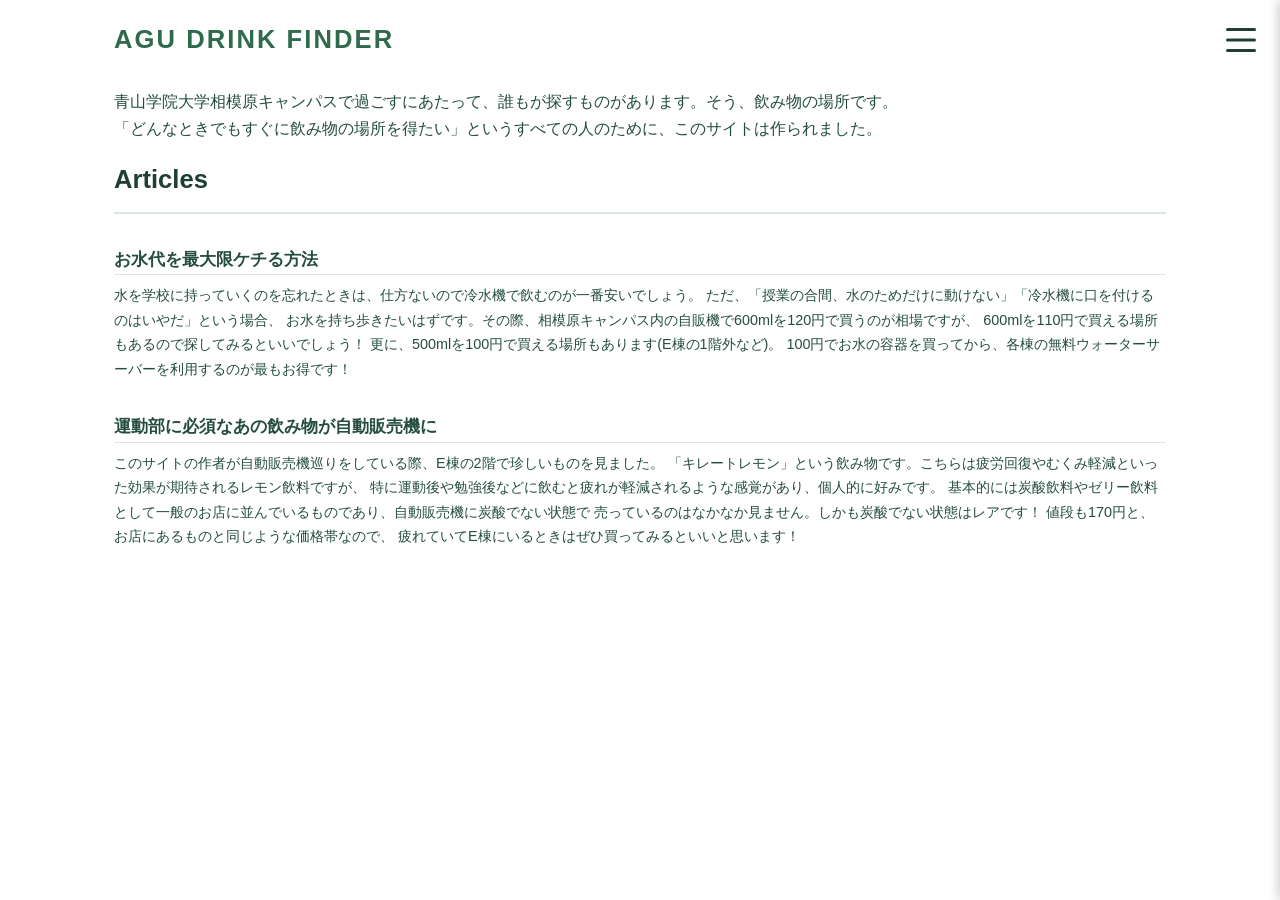
<file: index.html>
<doctipe html>
    <html>
        <head>
            <meta charset="UTF-8">
            <meta name="viewport" content="width=device-width, initial-scale=1.0">
            <title>AGU Drink Finder</title>
            <link rel="stylesheet" href="style.css">
        </head>
        <body>

            <header>
            <h1>AGU Drink Finder</h1>
            <button id="hamburger" class="hamburger">
                <span></span>
                <span></span>
                <span></span>
            </button>
            <div id="side-menu" class="side-menu">
            <h2>MENU</h2>
                <nav>
                    <ul>
                        <li><a href="coolers.html">冷水器の場所</a></li>
                        <li><a href="vending.html">自動販売機検索ページ</a></li>
                    </ul>
                </nav>
            </div>
            </header>

            <main>
            <p>青山学院大学相模原キャンパスで過ごすにあたって、誰もが探すものがあります。そう、飲み物の場所です。<br>
                「どんなときでもすぐに飲み物の場所を得たい」というすべての人のために、このサイトは作られました。</p>
            
            <section class="recommendations">
            <h2>Articles</h2>
                <article>
                    <h3>お水代を最大限ケチる方法</h3>
                    <p>水を学校に持っていくのを忘れたときは、仕方ないので冷水機で飲むのが一番安いでしょう。
                        ただ、「授業の合間、水のためだけに動けない」「冷水機に口を付けるのはいやだ」という場合、
                        お水を持ち歩きたいはずです。その際、相模原キャンパス内の自販機で600mlを120円で買うのが相場ですが、
                        600mlを110円で買える場所もあるので探してみるといいでしょう！
                        更に、500mlを100円で買える場所もあります(E棟の1階外など)。
                        100円でお水の容器を買ってから、各棟の無料ウォーターサーバーを利用するのが最もお得です！
                    </p>
                </article>
                <article>
                    <h3>運動部に必須なあの飲み物が自動販売機に</h3>
                    <p>このサイトの作者が自動販売機巡りをしている際、E棟の2階で珍しいものを見ました。
                        「キレートレモン」という飲み物です。こちらは疲労回復やむくみ軽減といった効果が期待されるレモン飲料ですが、
                        特に運動後や勉強後などに飲むと疲れが軽減されるような感覚があり、個人的に好みです。
                        基本的には炭酸飲料やゼリー飲料として一般のお店に並んでいるものであり、自動販売機に炭酸でない状態で
                        売っているのはなかなか見ません。しかも炭酸でない状態はレアです！
                        値段も170円と、お店にあるものと同じような価格帯なので、
                        疲れていてE棟にいるときはぜひ買ってみるといいと思います！
                    </p>
                </article>
            </section>


            </main>

        <script src="script.js"></script>

        </body>
    </html>
</doctipe>
</file>
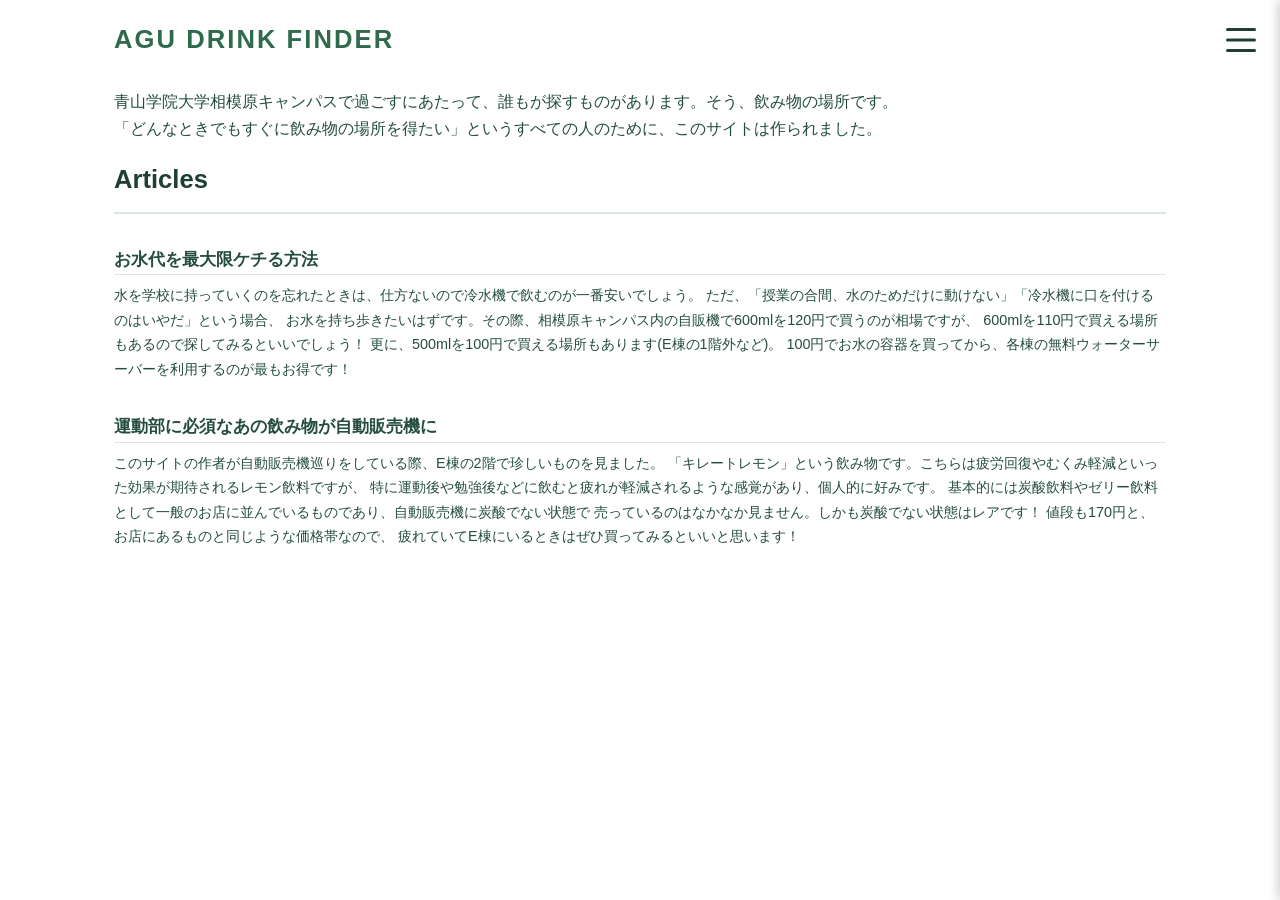
<file: frontend/index.html>
<doctipe html>
    <html>
        <head>
            <meta charset="UTF-8">
            <title>AGU Drink Finder</title>
            <link rel="stylesheet" href="style.css">
        </head>
        <body>

            <header>
            <h1>AGU Drink Finder</h1>
            <button id="hamburger" class="hamburger">
                <span></span>
                <span></span>
                <span></span>
            </button>
            <div id="side-menu" class="side-menu">
            <h2>MENU</h2>
                <nav>
                    <ul>
                        <li><a href="coolers.html">冷水器の場所</a></li>
                        <li><a href="vending.html">自動販売機検索ページ</a></li>
                    </ul>
                </nav>
            </div>
            </header>

            <main>
            <p>青山学院大学相模原キャンパスで過ごすにあたって、誰もが探すものがあります。そう、飲み物の場所です。<br>
                「どんなときでもすぐに飲み物の場所を得たい」というすべての人のために、このサイトは作られました。</p>
            
            <section class="recommendations">
            <h2>Articles</h2>
                <article>
                    <h3>お水代を最大限ケチる方法</h3>
                    <p>水を学校に持っていくのを忘れたときは、仕方ないので冷水機で飲むのが一番安いでしょう。
                        ただ、「授業の合間、水のためだけに動けない」「冷水機に口を付けるのはいやだ」という場合、
                        お水を持ち歩きたいはずです。その際、相模原キャンパス内の自販機で600mlを120円で買うのが相場ですが、
                        600mlを110円で買える場所もあるので探してみるといいでしょう！
                        更に、500mlを100円で買える場所もあります(E棟の1階外など)。
                        100円でお水の容器を買ってから、各棟の無料ウォーターサーバーを利用するのが最もお得です！
                    </p>
                </article>
                <article>
                    <h3>運動部に必須なあの飲み物が自動販売機に</h3>
                    <p>このサイトの作者が自動販売機巡りをしている際、E棟の2階で珍しいものを見ました。
                        「キレートレモン」という飲み物です。こちらは疲労回復やむくみ軽減といった効果が期待されるレモン飲料ですが、
                        特に運動後や勉強後などに飲むと疲れが軽減されるような感覚があり、個人的に好みです。
                        基本的には炭酸飲料やゼリー飲料として一般のお店に並んでいるものであり、自動販売機に炭酸でない状態で
                        売っているのはなかなか見ません。しかも炭酸でない状態はレアです！
                        値段も170円と、お店にあるものと同じような価格帯なので、
                        疲れていてE棟にいるときはぜひ買ってみるといいと思います！
                    </p>
                </article>
            </section>


            </main>

        <script src="script.js"></script>

        </body>
    </html>
</doctipe>
</file>
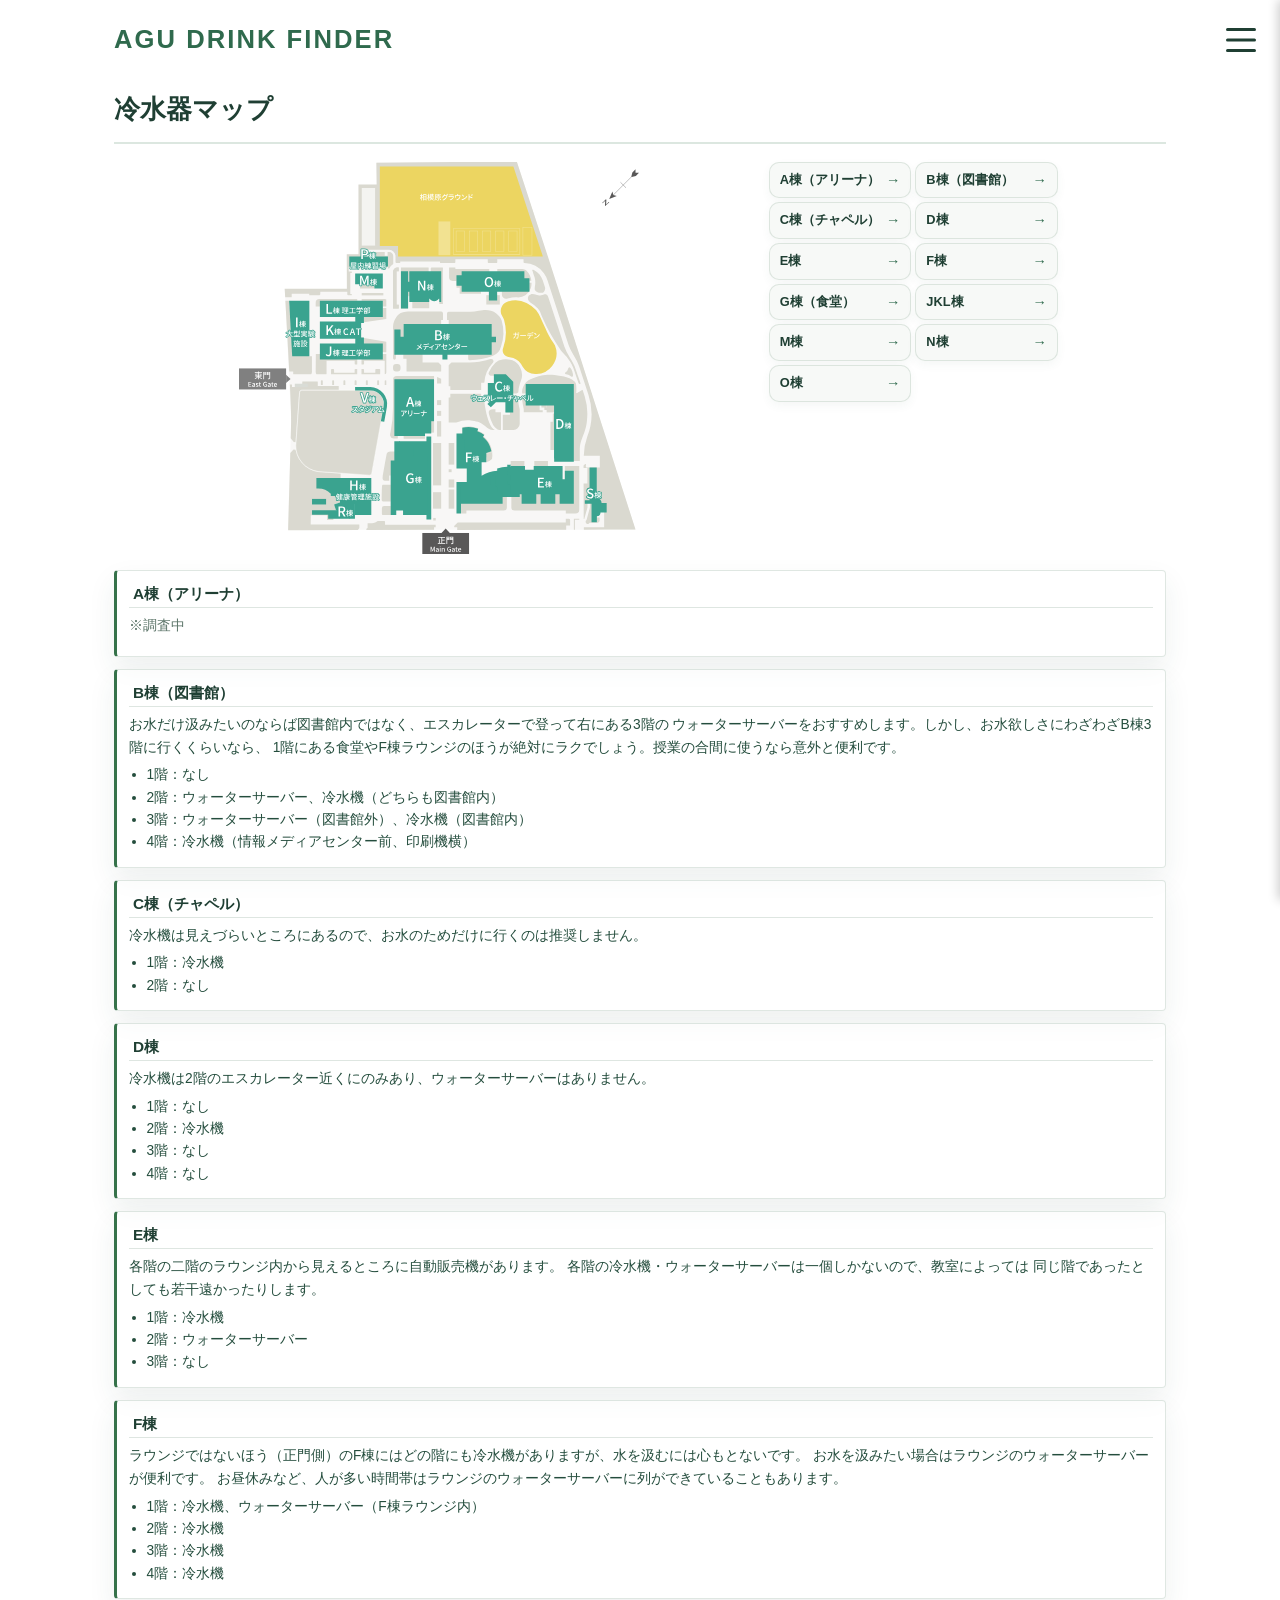
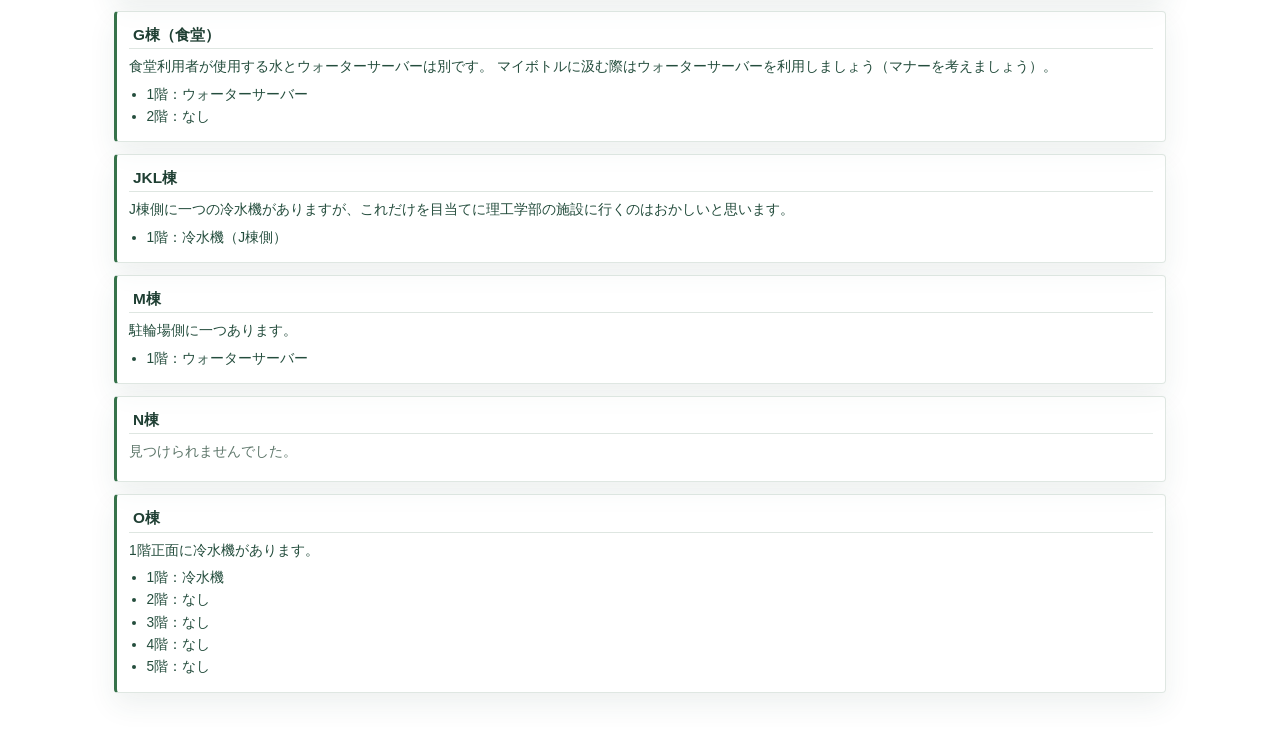
<file: coolers.html>
<doctype html>
    <html lang="ja">
        <head>
            <meta charset="UTF-8">
            <meta name="viewport" content="width=device-width, initial-scale=1.0">
            <title>AGU Drink Finder - 冷水器の場所</title>
            <link rel="stylesheet" href="style.css">
        </head>
        <body>

            <header>
            <h1>AGU Drink Finder</h1>
            <button id="hamburger" class="hamburger">
                <span></span>
                <span></span>
                <span></span>
            </button>
            <div id="side-menu" class="side-menu">
            <h2>MENU</h2>
                <nav>
                    <ul>
                        <li><a href="index.html">トップページ</a></li>
                        <li><a href="vending.html">自動販売機検索ページ</a></li>
                    </ul>
                </nav>
            </div>
            </header>

            <main>
            <h2>冷水器マップ</h2>
            <div class="map-and-nav-container">
            <img class="sagamihara-map" src="images/sagamihara_map.svg" alt="相模原マップ">
            
            <nav aria-label="棟を選択">
                <ul>
                    <li><a href="#building-a">A棟（アリーナ）</a></li>
                    <li><a href="#building-b">B棟（図書館）</a></li>
                    <li><a href="#building-c">C棟（チャペル）</a></li>
                    <li><a href="#building-d">D棟</a></li>
                    <li><a href="#building-e">E棟</a></li>
                    <li><a href="#building-f">F棟</a></li>
                    <li><a href="#building-g">G棟（食堂）</a></li>
                    <li><a href="#building-j">JKL棟</a></li>
                    <li><a href="#building-m">M棟</a></li>
                    <li><a href="#building-n">N棟</a></li>
                    <li><a href="#building-o">O棟</a></li>
                </ul>
            </nav>
        </div>
            <section class="location-card">
            <h3 id="building-a">A棟（アリーナ）</h3>
                <p class="status-note">※調査中</p>
            </section>

            <section class="location-card">
            <h3 id="building-b">B棟（図書館）</h3>
            <p>お水だけ汲みたいのならば図書館内ではなく、エスカレーターで登って右にある3階の
                ウォーターサーバーをおすすめします。しかし、お水欲しさにわざわざB棟3階に行くくらいなら、
                1階にある食堂やF棟ラウンジのほうが絶対にラクでしょう。授業の合間に使うなら意外と便利です。</p>
                <ul>
                  <li>1階：なし</li>
                  <li>2階：ウォーターサーバー、冷水機（どちらも図書館内）</li>
                  <li>3階：ウォーターサーバー（図書館外）、冷水機（図書館内）</li>
                  <li>4階：冷水機（情報メディアセンター前、印刷機横）</li>
                </ul>
            </section>

            <section class="location-card">
            <h3 id="building-c">C棟（チャペル）</h3>
                <p>冷水機は見えづらいところにあるので、お水のためだけに行くのは推奨しません。
                </p>
                 <ul>
                  <li>1階：冷水機</li>
                  <li>2階：なし</li>
                </ul>
            </section>

            <section class="location-card">
            <h3 id="building-d">D棟</h3>
                <p>冷水機は2階のエスカレーター近くにのみあり、ウォーターサーバーはありません。
                </p>
                <ul>
                  <li>1階：なし</li>
                  <li>2階：冷水機</li>
                  <li>3階：なし</li>
                  <li>4階：なし</li>
                </ul>
            </section>

            <section class="location-card">
            <h3 id="building-e">E棟</h3>
                <p>各階の二階のラウンジ内から見えるところに自動販売機があります。
                    各階の冷水機・ウォーターサーバーは一個しかないので、教室によっては
                    同じ階であったとしても若干遠かったりします。
                </p>
                 <ul>
                  <li>1階：冷水機</li>
                  <li>2階：ウォーターサーバー</li>
                  <li>3階：なし</li>
                </ul>
            </section>

            <section class="location-card">
            <h3 id="building-f">F棟</h3>
            <p>ラウンジではないほう（正門側）のF棟にはどの階にも冷水機がありますが、水を汲むには心もとないです。
                お水を汲みたい場合はラウンジのウォーターサーバーが便利です。
                お昼休みなど、人が多い時間帯はラウンジのウォーターサーバーに列ができていることもあります。</p>
                <ul>
                  <li>1階：冷水機、ウォーターサーバー（F棟ラウンジ内）</li>
                  <li>2階：冷水機</li>
                  <li>3階：冷水機</li>
                  <li>4階：冷水機</li>
                </ul>
            </section>

            <section class="location-card">
            <h3 id="building-g">G棟（食堂）</h3>
                <p>食堂利用者が使用する水とウォーターサーバーは別です。
                    マイボトルに汲む際はウォーターサーバーを利用しましょう（マナーを考えましょう）。
                </p>
                    <ul>
                        <li>1階：ウォーターサーバー</li>
                        <li>2階：なし</li>
                    </ul>
            </section>

            <section class="location-card">
            <h3 id="building-j">JKL棟</h3>
                <p>J棟側に一つの冷水機がありますが、これだけを目当てに理工学部の施設に行くのはおかしいと思います。</p>
                    <ul>
                        <li>1階：冷水機（J棟側）</li>
                    </ul>
            </section>

            <section class="location-card">
            <h3 id="building-m">M棟</h3>
                <p>駐輪場側に一つあります。</p>
                    <ul>
                        <li>1階：ウォーターサーバー</li>
                    </ul>
            </section>

            <section class="location-card">
            <h3 id="building-n">N棟</h3>
                <p class="status-note">見つけられませんでした。</p>
            </section>

            <section class="location-card">
            <h3 id="building-o">O棟</h3>
                <p>1階正面に冷水機があります。</p>
                <ul>
                  <li>1階：冷水機</li>
                  <li>2階：なし</li>
                  <li>3階：なし</li>
                  <li>4階：なし</li>
                  <li>5階：なし</li>
                </ul>
            </section>

            </main>

        <script src="script.js"></script>
        </body>
    </html>
</doctype>
</file>
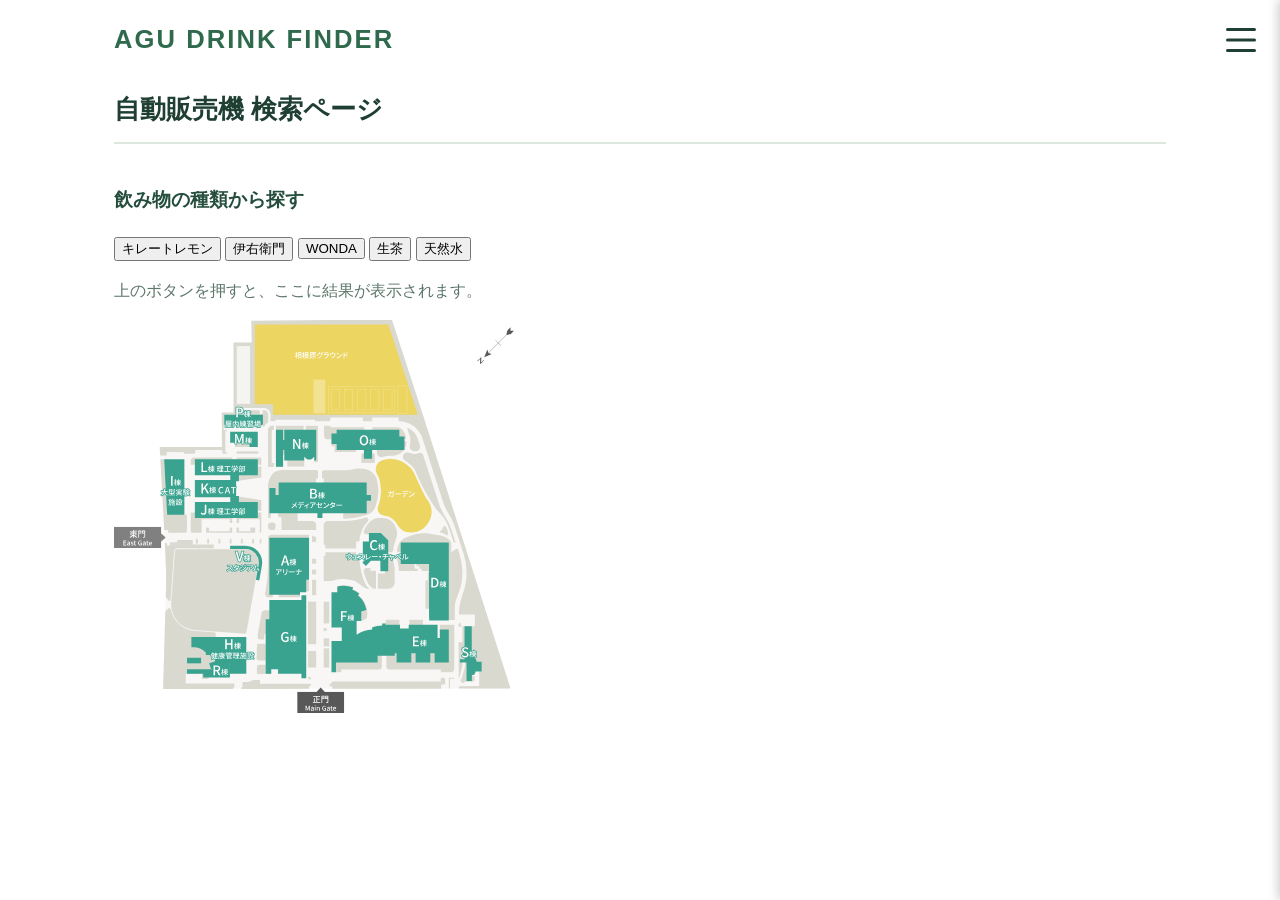
<file: vending.html>
<doctype html>
    <html>
        <head>
            <meta charset="UTF-8">
            <meta name="viewport" content="width=device-width, initial-scale=1.0">
            <title>AGU Drink Finder</title>
            <link rel="stylesheet" href="style.css">
        </head>
        <body>

            <header>
            <h1>AGU Drink Finder</h1>
            <button id="hamburger" class="hamburger">
                <span></span>
                <span></span>
                <span></span>
            </button>
            <div id="side-menu" class="side-menu">
            <h2>MENU</h2>
                <nav>
                    <ul>
                        <li><a href="index.html">トップページ</a></li>
                        <li><a href="coolers.html">冷水機の場所</a></li>
                    </ul>
                </nav>
            </div>
            </header>

            <main>
            <h2>自動販売機 検索ページ</h2>

            <section class="search-section" style="margin-top: 40px;">

                <h3>飲み物の種類から探す</h3>
                <div class="name-buttons">
                    <button class="name-btn" data-name="キレートレモン">キレートレモン</button>
                    <button class="name-btn" data-name="伊右衛門">伊右衛門</button>
                    <button class="name-btn" data-name="WONDA">WONDA</button>
                    <button class="name-btn" data-name="生茶">生茶</button>
                    <button class="name-btn" data-name="天然水">天然水</button>
                </div>

                <div id="search-results">

                    <p style="color: var(--muted);">上のボタンを押すと、ここに結果が表示されます。</p>
                </div>
            </section>

            <img class="sagamihara-map" src="images/sagamihara_map.svg" alt="相模原マップ">
        </main>

        <script src="script.js"></script>

        </body>
    </html>
    </doctype>
</file>
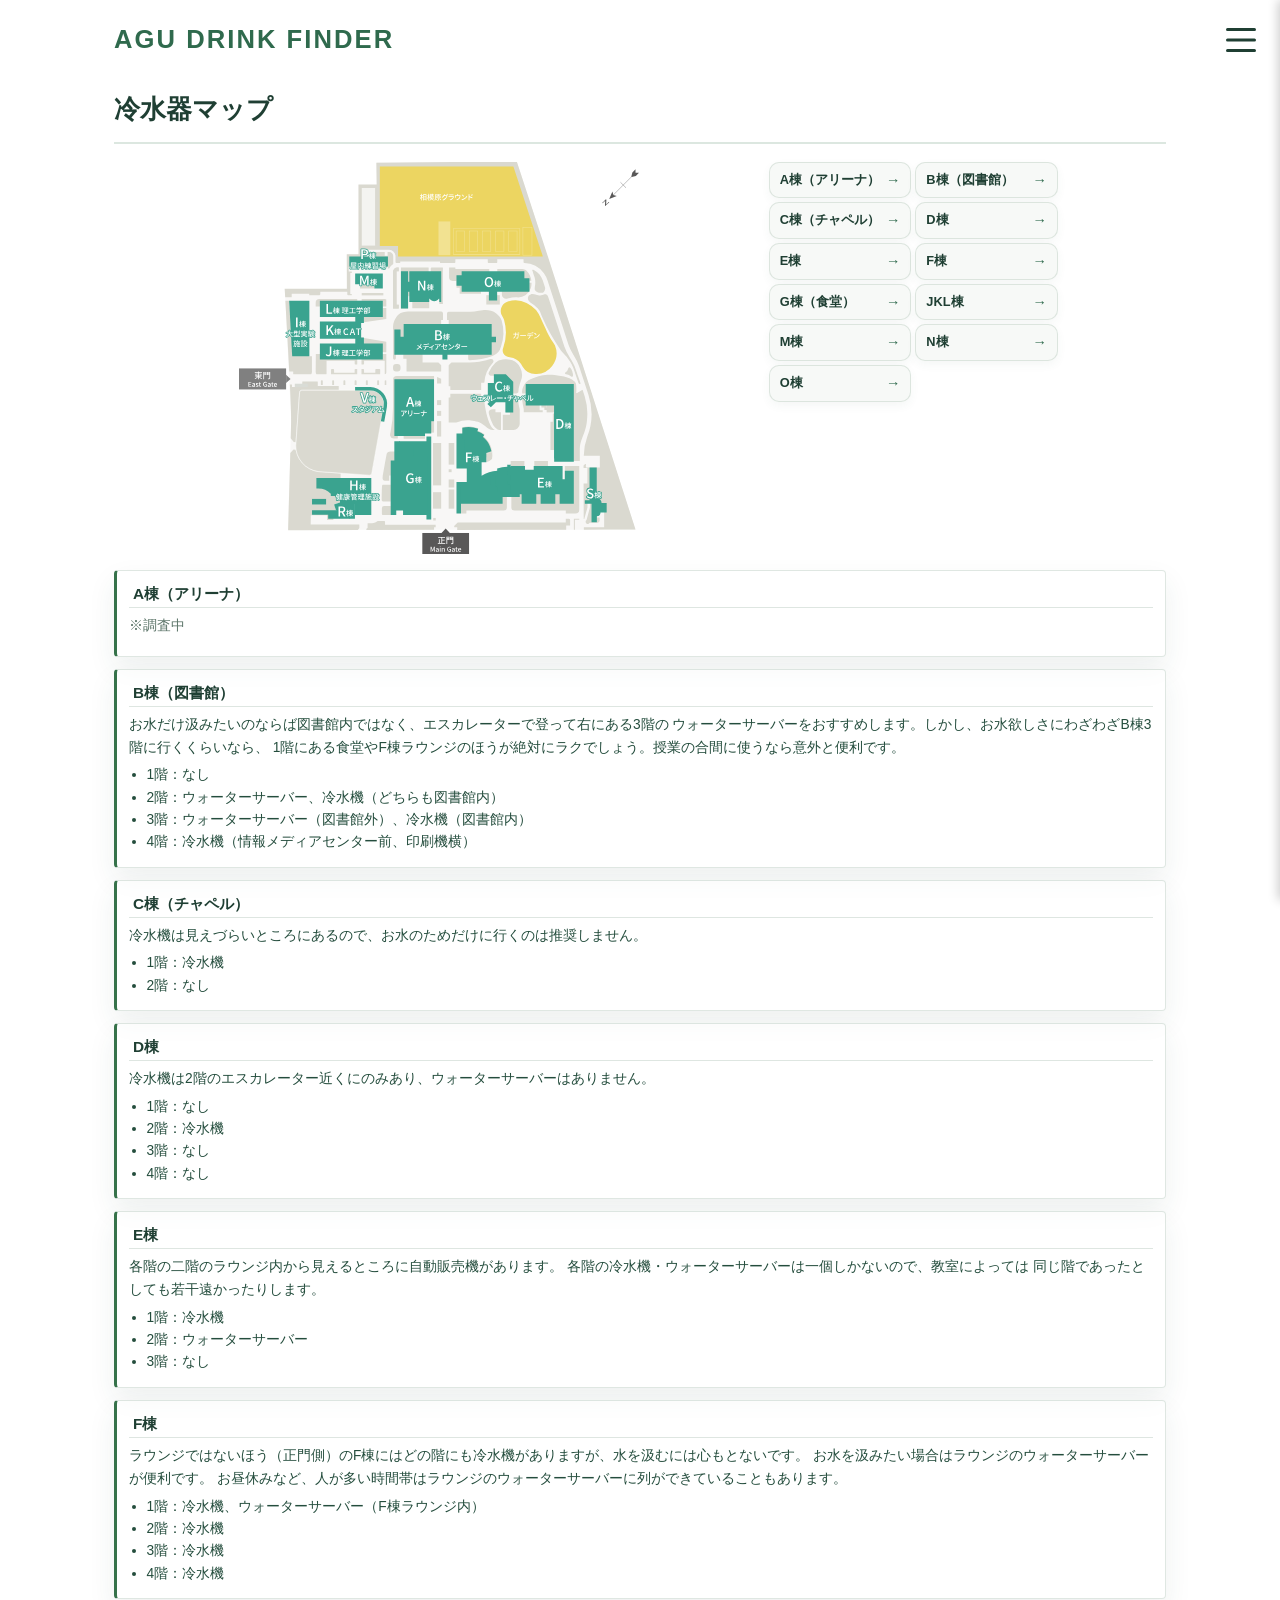
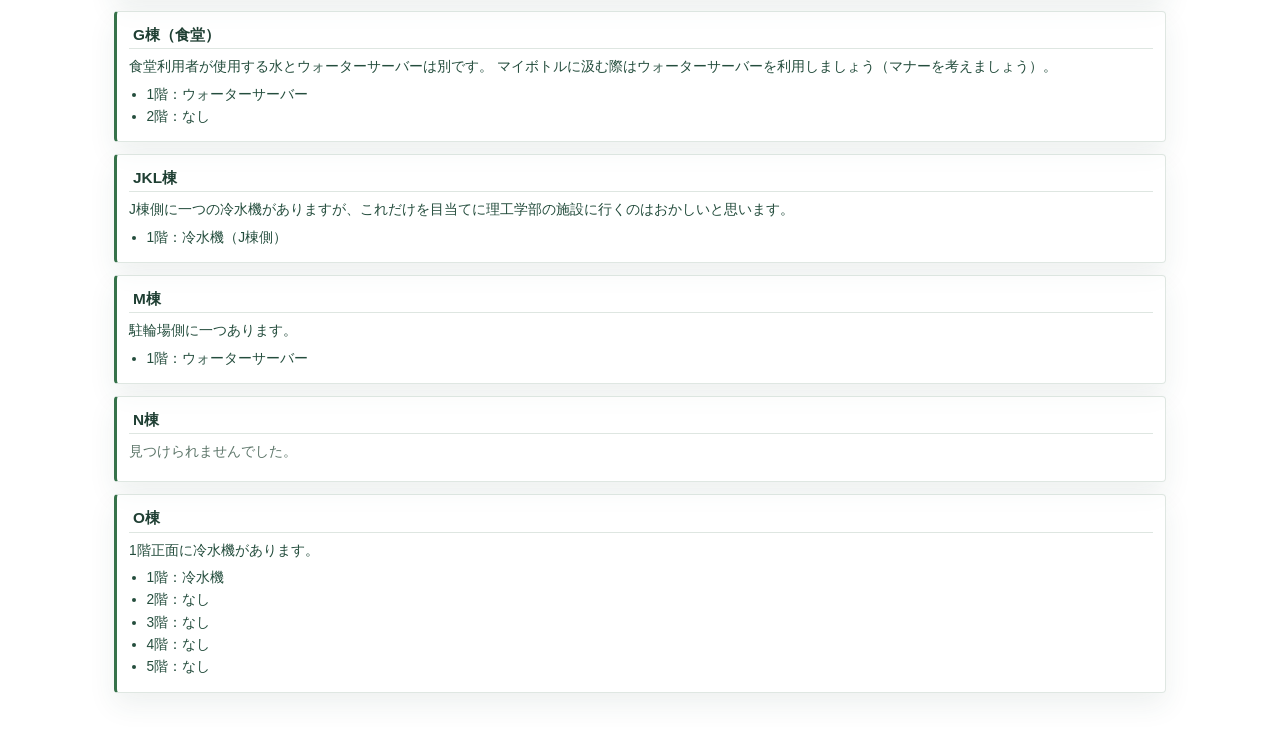
<file: frontend/coolers.html>
<doctype html>
    <html lang="ja">
        <head>
            <meta charset="UTF-8">
            <title>AGU Drink Finder - 冷水器の場所</title>
            <link rel="stylesheet" href="style.css">
        </head>
        <body>

            <header>
            <h1>AGU Drink Finder</h1>
            <button id="hamburger" class="hamburger">
                <span></span>
                <span></span>
                <span></span>
            </button>
            <div id="side-menu" class="side-menu">
            <h2>MENU</h2>
                <nav>
                    <ul>
                        <li><a href="index.html">トップページ</a></li>
                        <li><a href="vending.html">自動販売機の場所</a></li>
                    </ul>
                </nav>
            </div>
            </header>

            <main>
            <h2>冷水器マップ</h2>
            <div class="map-and-nav-container">
            <img class="sagamihara-map" src="images/sagamihara_map.svg" alt="相模原マップ">
            
            <nav aria-label="棟を選択">
                <ul>
                    <li><a href="#building-a">A棟（アリーナ）</a></li>
                    <li><a href="#building-b">B棟（図書館）</a></li>
                    <li><a href="#building-c">C棟（チャペル）</a></li>
                    <li><a href="#building-d">D棟</a></li>
                    <li><a href="#building-e">E棟</a></li>
                    <li><a href="#building-f">F棟</a></li>
                    <li><a href="#building-g">G棟（食堂）</a></li>
                    <li><a href="#building-j">JKL棟</a></li>
                    <li><a href="#building-m">M棟</a></li>
                    <li><a href="#building-n">N棟</a></li>
                    <li><a href="#building-o">O棟</a></li>
                </ul>
            </nav>
        </div>
            <section class="location-card">
            <h3 id="building-a">A棟（アリーナ）</h3>
                <p class="status-note">※調査中</p>
            </section>

            <section class="location-card">
            <h3 id="building-b">B棟（図書館）</h3>
            <p>お水だけ汲みたいのならば図書館内ではなく、エスカレーターで登って右にある3階の
                ウォーターサーバーをおすすめします。しかし、お水欲しさにわざわざB棟3階に行くくらいなら、
                1階にある食堂やF棟ラウンジのほうが絶対にラクでしょう。授業の合間に使うなら意外と便利です。</p>
                <ul>
                  <li>1階：なし</li>
                  <li>2階：ウォーターサーバー、冷水機（どちらも図書館内）</li>
                  <li>3階：ウォーターサーバー（図書館外）、冷水機（図書館内）</li>
                  <li>4階：冷水機（情報メディアセンター前、印刷機横）</li>
                </ul>
            </section>

            <section class="location-card">
            <h3 id="building-c">C棟（チャペル）</h3>
                <p>冷水機は見えづらいところにあるので、お水のためだけに行くのは推奨しません。
                </p>
                 <ul>
                  <li>1階：冷水機</li>
                  <li>2階：なし</li>
                </ul>
            </section>

            <section class="location-card">
            <h3 id="building-d">D棟</h3>
                <p>冷水機は2階のエスカレーター近くにのみあり、ウォーターサーバーはありません。
                </p>
                <ul>
                  <li>1階：なし</li>
                  <li>2階：冷水機</li>
                  <li>3階：なし</li>
                  <li>4階：なし</li>
                </ul>
            </section>

            <section class="location-card">
            <h3 id="building-e">E棟</h3>
                <p>各階の二階のラウンジ内から見えるところに自動販売機があります。
                    各階の冷水機・ウォーターサーバーは一個しかないので、教室によっては
                    同じ階であったとしても若干遠かったりします。
                </p>
                 <ul>
                  <li>1階：冷水機</li>
                  <li>2階：ウォーターサーバー</li>
                  <li>3階：なし</li>
                </ul>
            </section>

            <section class="location-card">
            <h3 id="building-f">F棟</h3>
            <p>ラウンジではないほう（正門側）のF棟にはどの階にも冷水機がありますが、水を汲むには心もとないです。
                お水を汲みたい場合はラウンジのウォーターサーバーが便利です。
                お昼休みなど、人が多い時間帯はラウンジのウォーターサーバーに列ができていることもあります。</p>
                <ul>
                  <li>1階：冷水機、ウォーターサーバー（F棟ラウンジ内）</li>
                  <li>2階：冷水機</li>
                  <li>3階：冷水機</li>
                  <li>4階：冷水機</li>
                </ul>
            </section>

            <section class="location-card">
            <h3 id="building-g">G棟（食堂）</h3>
                <p>食堂利用者が使用する水とウォーターサーバーは別です。
                    マイボトルに汲む際はウォーターサーバーを利用しましょう（マナーを考えましょう）。
                </p>
                    <ul>
                        <li>1階：ウォーターサーバー</li>
                        <li>2階：なし</li>
                    </ul>
            </section>

            <section class="location-card">
            <h3 id="building-j">JKL棟</h3>
                <p>J棟側に一つの冷水機がありますが、これだけを目当てに理工学部の施設に行くのはおかしいと思います。</p>
                    <ul>
                        <li>1階：冷水機（J棟側）</li>
                    </ul>
            </section>

            <section class="location-card">
            <h3 id="building-m">M棟</h3>
                <p>駐輪場側に一つあります。</p>
                    <ul>
                        <li>1階：ウォーターサーバー</li>
                    </ul>
            </section>

            <section class="location-card">
            <h3 id="building-n">N棟</h3>
                <p class="status-note">見つけられませんでした。</p>
            </section>

            <section class="location-card">
            <h3 id="building-o">O棟</h3>
                <p>1階正面に冷水機があります。</p>
                <ul>
                  <li>1階：冷水機</li>
                  <li>2階：なし</li>
                  <li>3階：なし</li>
                  <li>4階：なし</li>
                  <li>5階：なし</li>
                </ul>
            </section>

            </main>

        <script src="script.js"></script>
        </body>
    </html>
</doctype>
</file>
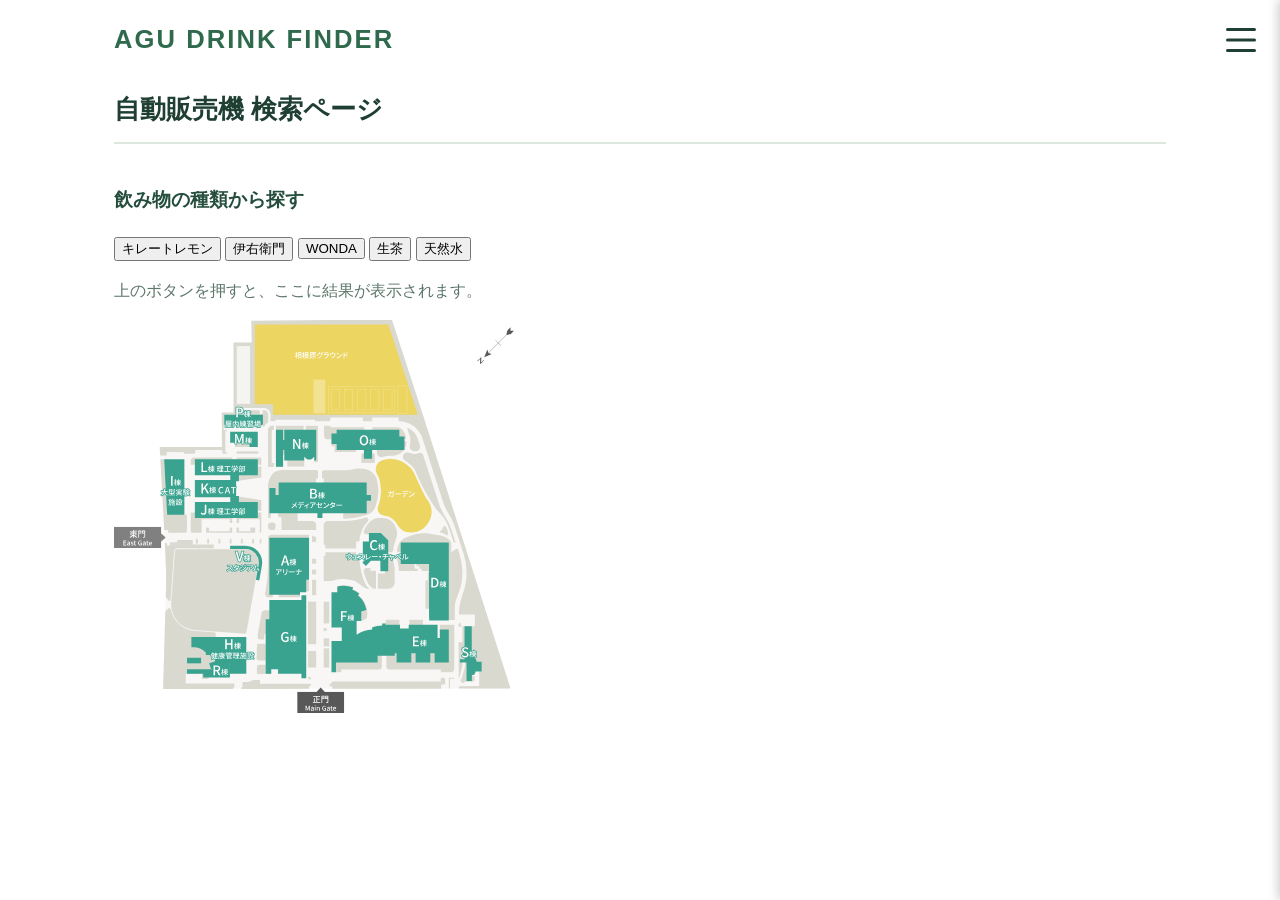
<file: frontend/vending.html>
<doctype html>
    <html>
        <head>
            <meta charset="UTF-8">
            <title>AGU Drink Finder</title>
            <link rel="stylesheet" href="style.css">
        </head>
        <body>

            <header>
            <h1>AGU Drink Finder</h1>
            <button id="hamburger" class="hamburger">
                <span></span>
                <span></span>
                <span></span>
            </button>
            <div id="side-menu" class="side-menu">
            <h2>MENU</h2>
                <nav>
                    <ul>
                        <li><a href="index.html">トップページ</a></li>
                        <li><a href="coolers.html">冷水機の場所</a></li>
                    </ul>
                </nav>
            </div>
            </header>

            <main>
            <h2>自動販売機 検索ページ</h2>

            <section class="search-section" style="margin-top: 40px;">

                <h3>飲み物の種類から探す</h3>
                <div class="name-buttons">
                    <button class="name-btn" data-name="キレートレモン">キレートレモン</button>
                    <button class="name-btn" data-name="伊右衛門">伊右衛門</button>
                    <button class="name-btn" data-name="WONDA">WONDA</button>
                    <button class="name-btn" data-name="生茶">生茶</button>
                    <button class="name-btn" data-name="天然水">天然水</button>
                </div>

                <div id="search-results">

                    <p style="color: var(--muted);">上のボタンを押すと、ここに結果が表示されます。</p>
                </div>
            </section>

            <img class="sagamihara-map" src="images/sagamihara_map.svg" alt="相模原マップ">
        </main>

        <script src="script.js"></script>

        </body>
    </html>
    </doctype>
</file>
<file: style.css>
*,*::before,*::after{
    box-sizing: border-box;
}

html {
    scroll-behavior: smooth;
    /*移動先がヘッダーで隠れないように、表示領域の上のほうに空間を作る*/
    scroll-padding-top: 108px;
}
/*ユーザーがアニメーションを減らす設定にしていた時用*/
@media(prefers-reduced-motion){
    html{
        scroll-behavior: auto;
    }
}

:root {
    --green-50: #f4fbf5;
    --green-100: #e6f6ea;
    --green-200: #d7f0db;
    --green-300: #c4e5c7;
    --green-500: #7eb58d;
    --green-700: #2f6a4d;
    --green-900: #1f3f33;
    --cream: #fffdf7;
    --text: #244d3d;
    --muted: #5d766a;
    --line: rgba(53,99,72,0.16);
    --shadow: 0 12px 28px rgba(43,82,59,0.08);
}

header {
    position:fixed;
    top:0;
    left:0;
    width:100%;
    z-index: 100;
    background-color:rgb(255, 255, 255);
}

header h1 {
    max-width: 1100px;
    margin: 0 auto;
    padding: 18px 24px;
    font-size: clamp(1.5rem, 2vw, 2.3rem);
    letter-spacing: 0.08em;
    text-transform: uppercase;
    color: var(--green-700);
    /*border: 2px solid red;とかで大枠確認しつつ理解した！*/
}

.hamburger {
    position: absolute;
    top: 50%;
    right: 24px;
    transform: translateY(-50%);
    width: 30px;
    height: 24px;
    background: transparent;
    border: none;
    cursor: pointer;
    z-index: 20;
    padding: 0;
}

.hamburger span {
    display: block;
    position: absolute;
    width: 100%;
    height: 3px;
    background-color: var(--green-900);
    border-radius: 2px;
    transition: all 0.2s ease;
}

.hamburger span:nth-child(1) {
    top: 0;
}
.hamburger span:nth-child(2) {
    top: 50%;
    transform: translateY(-50%);
}
.hamburger span:nth-child(3) {
    bottom: 0;
}
/*右上のメニューが開いたとき*/
.hamburger.is-active span:nth-child(1) {
    top: 50%;
    transform: translateY(-50%) rotate(45deg);
}
.hamburger.is-active span:nth-child(2) {
    opacity: 0;
}
.hamburger.is-active span:nth-child(3) {
    bottom: 50%;
    transform: translateY(50%) rotate(-45deg);
}

.side-menu {
    position: fixed;
    top: 0;
    right: 0;
    width: 250px;
    height: 100vh;
    background-color: ffffff;
    box-shadow: -2px 0 10px rgba(0,0,0,0.2);
    padding: 40px 20px 20px;
    z-index: 10;
    transform: translateX(100%);
    transition: transform 0.2s ease;
}
.side-menu.is-active {
    transform: translateX(0);
}

.side-menu h2 {
    font-size: 1.2rem;
    color: var(--green-900);
    border-bottom: 2px solid rgba(61,120,86,0.18);
    padding-bottom: 10px;
    margin-bottom: 15px;
}

.side-menu ul{
    list-style: none;
    padding: 0;
    margin: 0;
    display: flex;
    flex-direction: column;
    gap: 18px;
}

.side-menu a {
    display: block;
    text-decoration: none;
    color: var(--green-700);
    font-weight: bold;
    padding: 8px;
    /*メインのボタンデザインをリセットして点線が見えるようにする*/
    background: none;
    border: none;
    box-shadow: none;
    border-radius: 0;
}
.side-menu a::before,
.side-menu a::after {
    display: none;
}

main {
    max-width: 1100px;
    margin: 0 auto;
    padding: 0 24px 40px;
}

main h2 {
    margin: 0 0 18px;
    padding-bottom: 10px;
    font-size: clamp(1.5rem, 2vw, 2.2rem);
    border-bottom: 2px solid rgba(61,120,86,0.18);
    color: var(--green-900);
}

.map-and-nav-container{
    display:flex;
    align-items:flex-start;
    gap:20px;
    justify-content:center;
    margin: 16px 108px 16px 16px;
}

@media(max-width: 767px){
    .map-and-nav-container{
        flex-direction: column;
        align-items: left;
    }
}

body {
    margin: 0;
    padding-top:88px;
    font-family: "Segoe UI","Yu Gothic Medium","Hiragino Kaku Gothic ProN",sans-serif;
    color: var(--text);
    line-height: 1.7;
}

.sagamihara-map{
   width:70%;
   max-width:400px;
   margin:0 auto;
}

nav ul {
    list-style: none;
    margin: 0;
    padding: 0;
    display: grid;
    gap: 4px;
}

nav[aria-label="棟を選択"] ul {
    grid-template-columns: repeat(2, minmax(0, 1fr));
}

nav li a {
    display: flex;
    align-items: center;
    justify-content: space-between;
    gap: 6px;
    padding: 8px 10px;
    border: 1px solid rgba(68,117,82,0.15);
    border-radius: 10px;
    background: rgb(247, 249, 247);
    color: var(--green-900);
    text-decoration: none;
    font-size: 0.8rem;
    font-weight: 600;
    line-height: 1.3;
    transition: transform 0.2s ease, box-shadow 0.2s ease, border-color 0.2s ease;
    box-shadow: 0 4px 10px rgba(55,99,72,0.05);
}

nav li a::after{
    content:"→";
    color: var(--green-700);
    font-size: 0.9rem;
}

nav li a:hover, nav li a:focus-visible {
    transform: translateY(-1px);
    border-color: rgba(53,99,72,0.28);
    box-shadow: 0 10px 18px rgba(55, 99, 72, 0.08);
    text-decoration: none;
}

.side-menu nav li a {
    display: inline-flex;
    padding: 0;
}

.side-menu nav li a:hover, .side-menu nav li a:focus-visible {
    transform: none;
    box-shadow: none;
    color: var(--text);
    text-decoration: underline;
}

nav li a:active {
    transform: translateY(2px);
}

.location-card{
    margin: 0 0 12px;
    padding: 10px 12px 12px;
    background: rgba(255,255,255,0.56);
    border: 1px solid var(--line);
    border-left: 3px solid rgba(4, 79, 29, 0.8);
    border-radius: 4px;
    box-shadow: var(--shadow);
}

.location-card h3 {
    border-bottom: 1px solid var(--line);
    margin: 0 0 6px;
    padding: 0 4px;
    color: var(--green-900);
    font-size: clamp(0.95rem, 1.2vw, 1.15rem);
}

.location-card {
    & p {
        margin: 0 0 6px;
        color: var(--text);
        font-size: 0.86rem;
    }
    & ul {
        margin: 0;
        padding-left: 1.1rem;
    }
    & li {
        /*二行以上になった時の文字と文字の上下の隙間*/
        margin: 0.15rem 0;
        /*リスト同士の隙間*/
        line-height: 1.45;
        color: var(--text);
        font-size: 0.86rem;
    }
    & .status-note{
        color: var(--muted);
    }
}

.recommendations p {
    font-size: 0.9rem;
    margin-top: 0;
}
.recommendations h3 {
    font-size: 1.05rem;
    margin-top: 32px;
    margin-bottom: 8px;
    border-bottom: 1px solid var(--line);
}
</file>
<file: frontend/style.css>
*,*::before,*::after{
    box-sizing: border-box;
}

html {
    scroll-behavior: smooth;
    /*移動先がヘッダーで隠れないように、表示領域の上のほうに空間を作る*/
    scroll-padding-top: 108px;
}
/*ユーザーがアニメーションを減らす設定にしていた時用*/
@media(prefers-reduced-motion){
    html{
        scroll-behavior: auto;
    }
}

:root {
    --green-50: #f4fbf5;
    --green-100: #e6f6ea;
    --green-200: #d7f0db;
    --green-300: #c4e5c7;
    --green-500: #7eb58d;
    --green-700: #2f6a4d;
    --green-900: #1f3f33;
    --cream: #fffdf7;
    --text: #244d3d;
    --muted: #5d766a;
    --line: rgba(53,99,72,0.16);
    --shadow: 0 12px 28px rgba(43,82,59,0.08);
}

header {
    position:fixed;
    top:0;
    left:0;
    width:100%;
    z-index: 100;
    background-color:rgb(255, 255, 255);
}

header h1 {
    max-width: 1100px;
    margin: 0 auto;
    padding: 18px 24px;
    font-size: clamp(1.5rem, 2vw, 2.3rem);
    letter-spacing: 0.08em;
    text-transform: uppercase;
    color: var(--green-700);
    /*border: 2px solid red;とかで大枠確認しつつ理解した！*/
}

.hamburger {
    position: absolute;
    top: 50%;
    right: 24px;
    transform: translateY(-50%);
    width: 30px;
    height: 24px;
    background: transparent;
    border: none;
    cursor: pointer;
    z-index: 20;
    padding: 0;
}

.hamburger span {
    display: block;
    position: absolute;
    width: 100%;
    height: 3px;
    background-color: var(--green-900);
    border-radius: 2px;
    transition: all 0.2s ease;
}

.hamburger span:nth-child(1) {
    top: 0;
}
.hamburger span:nth-child(2) {
    top: 50%;
    transform: translateY(-50%);
}
.hamburger span:nth-child(3) {
    bottom: 0;
}
/*右上のメニューが開いたとき*/
.hamburger.is-active span:nth-child(1) {
    top: 50%;
    transform: translateY(-50%) rotate(45deg);
}
.hamburger.is-active span:nth-child(2) {
    opacity: 0;
}
.hamburger.is-active span:nth-child(3) {
    bottom: 50%;
    transform: translateY(50%) rotate(-45deg);
}

.side-menu {
    position: fixed;
    top: 0;
    right: 0;
    width: 250px;
    height: 100vh;
    background-color: ffffff;
    box-shadow: -2px 0 10px rgba(0,0,0,0.2);
    padding: 40px 20px 20px;
    z-index: 10;
    transform: translateX(100%);
    transition: transform 0.2s ease;
}
.side-menu.is-active {
    transform: translateX(0);
}

.side-menu h2 {
    font-size: 1.2rem;
    color: var(--green-900);
    border-bottom: 2px solid rgba(61,120,86,0.18);
    padding-bottom: 10px;
    margin-bottom: 15px;
}

.side-menu ul{
    list-style: none;
    padding: 0;
    margin: 0;
    display: flex;
    flex-direction: column;
    gap: 18px;
}

.side-menu a {
    display: block;
    text-decoration: none;
    color: var(--green-700);
    font-weight: bold;
    padding: 8px;
    /*メインのボタンデザインをリセットして点線が見えるようにする*/
    background: none;
    border: none;
    box-shadow: none;
    border-radius: 0;
}
.side-menu a::before,
.side-menu a::after {
    display: none;
}

main {
    max-width: 1100px;
    margin: 0 auto;
    padding: 0 24px 40px;
}

main h2 {
    margin: 0 0 18px;
    padding-bottom: 10px;
    font-size: clamp(1.5rem, 2vw, 2.2rem);
    border-bottom: 2px solid rgba(61,120,86,0.18);
    color: var(--green-900);
}

.map-and-nav-container{
    display:flex;
    align-items:flex-start;
    gap:20px;
    justify-content:center;
    margin: 16px 108px 16px 16px;
}

@media(max-width: 767px){
    .map-and-nav-container{
        flex-direction: column;
        align-items: left;
    }
}

body {
    margin: 0;
    padding-top:88px;
    font-family: "Segoe UI","Yu Gothic Medium","Hiragino Kaku Gothic ProN",sans-serif;
    color: var(--text);
    line-height: 1.7;
}

.sagamihara-map{
   width:70%;
   max-width:400px;
   margin:0 auto;
}

nav ul {
    list-style: none;
    margin: 0;
    padding: 0;
    display: grid;
    gap: 4px;
}

nav[aria-label="棟を選択"] ul {
    grid-template-columns: repeat(2, minmax(0, 1fr));
}

nav li a {
    display: flex;
    align-items: center;
    justify-content: space-between;
    gap: 6px;
    padding: 8px 10px;
    border: 1px solid rgba(68,117,82,0.15);
    border-radius: 10px;
    background: rgb(247, 249, 247);
    color: var(--green-900);
    text-decoration: none;
    font-size: 0.8rem;
    font-weight: 600;
    line-height: 1.3;
    transition: transform 0.2s ease, box-shadow 0.2s ease, border-color 0.2s ease;
    box-shadow: 0 4px 10px rgba(55,99,72,0.05);
}

nav li a::after{
    content:"→";
    color: var(--green-700);
    font-size: 0.9rem;
}

nav li a:hover, nav li a:focus-visible {
    transform: translateY(-1px);
    border-color: rgba(53,99,72,0.28);
    box-shadow: 0 10px 18px rgba(55, 99, 72, 0.08);
    text-decoration: none;
}

.side-menu nav li a {
    display: inline-flex;
    padding: 0;
}

.side-menu nav li a:hover, .side-menu nav li a:focus-visible {
    transform: none;
    box-shadow: none;
    color: var(--text);
    text-decoration: underline;
}

nav li a:active {
    transform: translateY(2px);
}

.location-card{
    margin: 0 0 12px;
    padding: 10px 12px 12px;
    background: rgba(255,255,255,0.56);
    border: 1px solid var(--line);
    border-left: 3px solid rgba(4, 79, 29, 0.8);
    border-radius: 4px;
    box-shadow: var(--shadow);
}

.location-card h3 {
    border-bottom: 1px solid var(--line);
    margin: 0 0 6px;
    padding: 0 4px;
    color: var(--green-900);
    font-size: clamp(0.95rem, 1.2vw, 1.15rem);
}

.location-card {
    & p {
        margin: 0 0 6px;
        color: var(--text);
        font-size: 0.86rem;
    }
    & ul {
        margin: 0;
        padding-left: 1.1rem;
    }
    & li {
        /*二行以上になった時の文字と文字の上下の隙間*/
        margin: 0.15rem 0;
        /*リスト同士の隙間*/
        line-height: 1.45;
        color: var(--text);
        font-size: 0.86rem;
    }
    & .status-note{
        color: var(--muted);
    }
}

.recommendations p {
    font-size: 0.9rem;
    margin-top: 0;
}
.recommendations h3 {
    font-size: 1.05rem;
    margin-top: 32px;
    margin-bottom: 8px;
    border-bottom: 1px solid var(--line);
}
</file>
